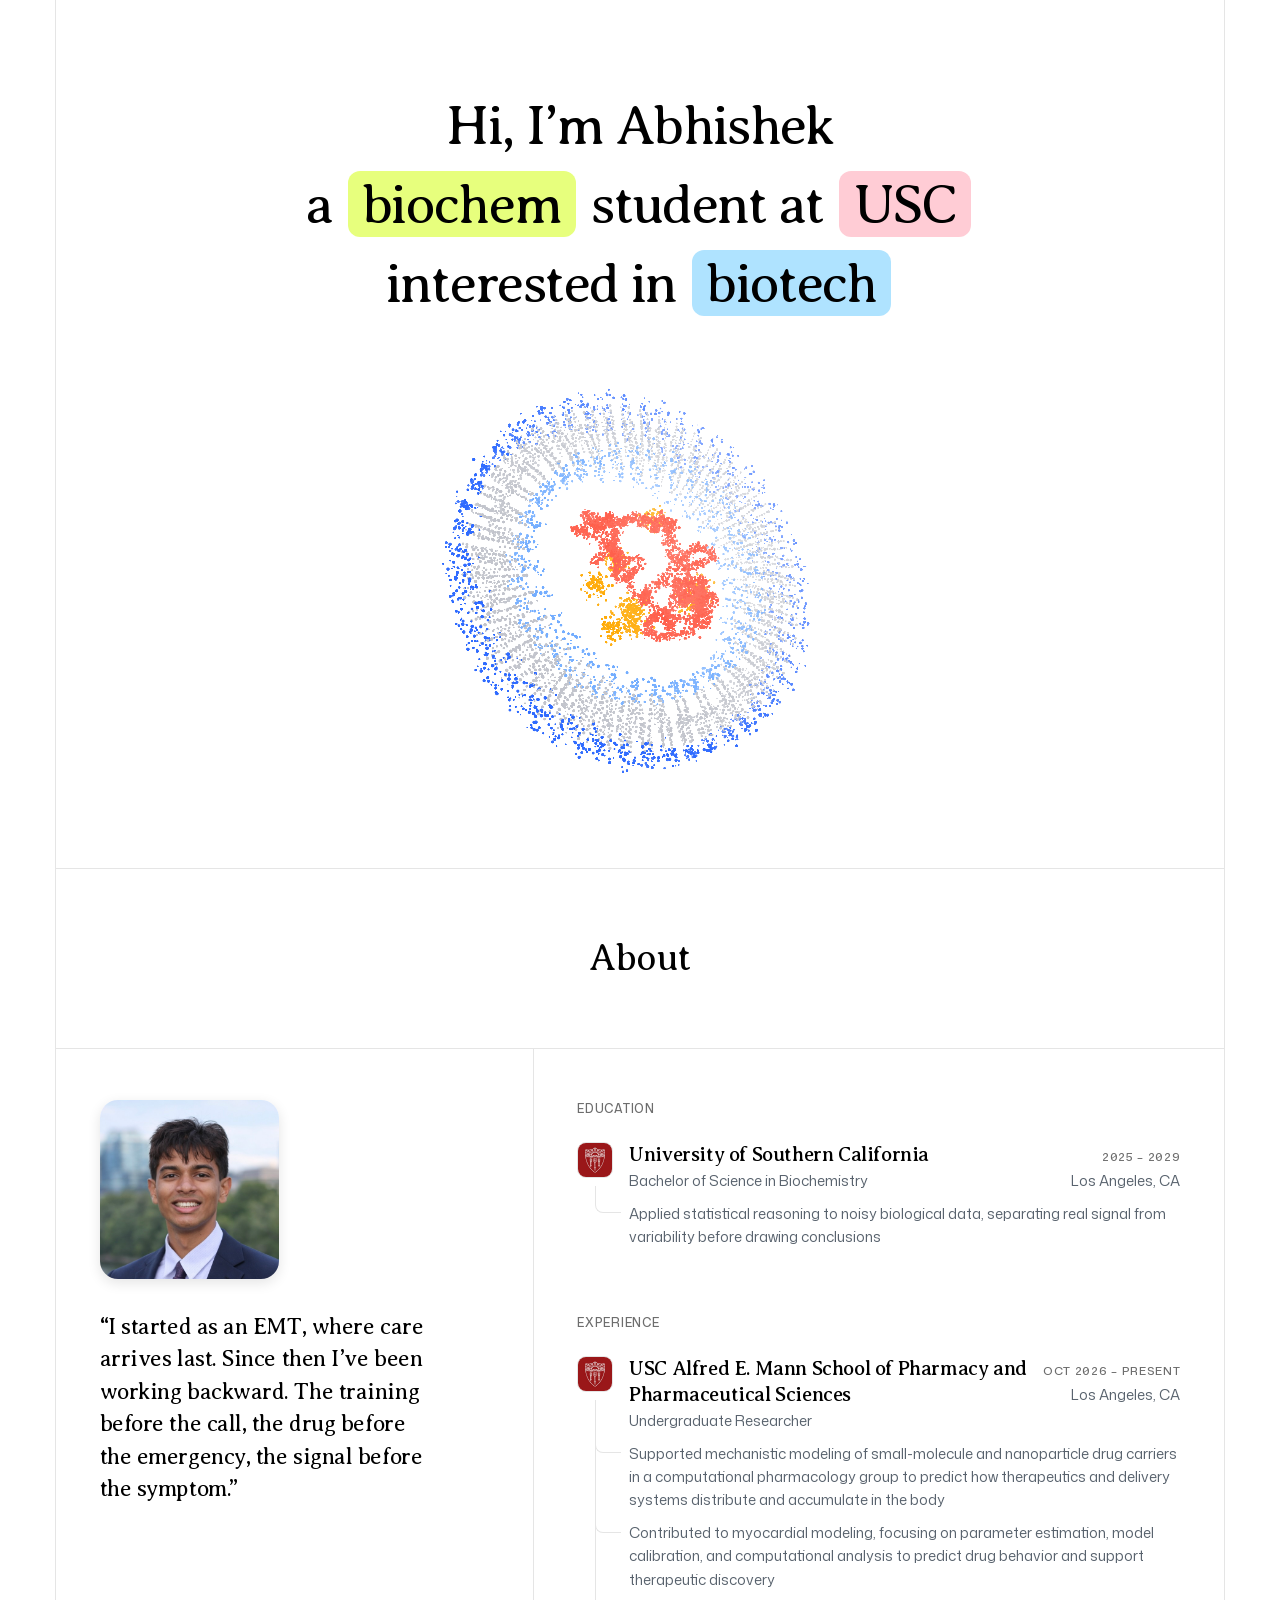
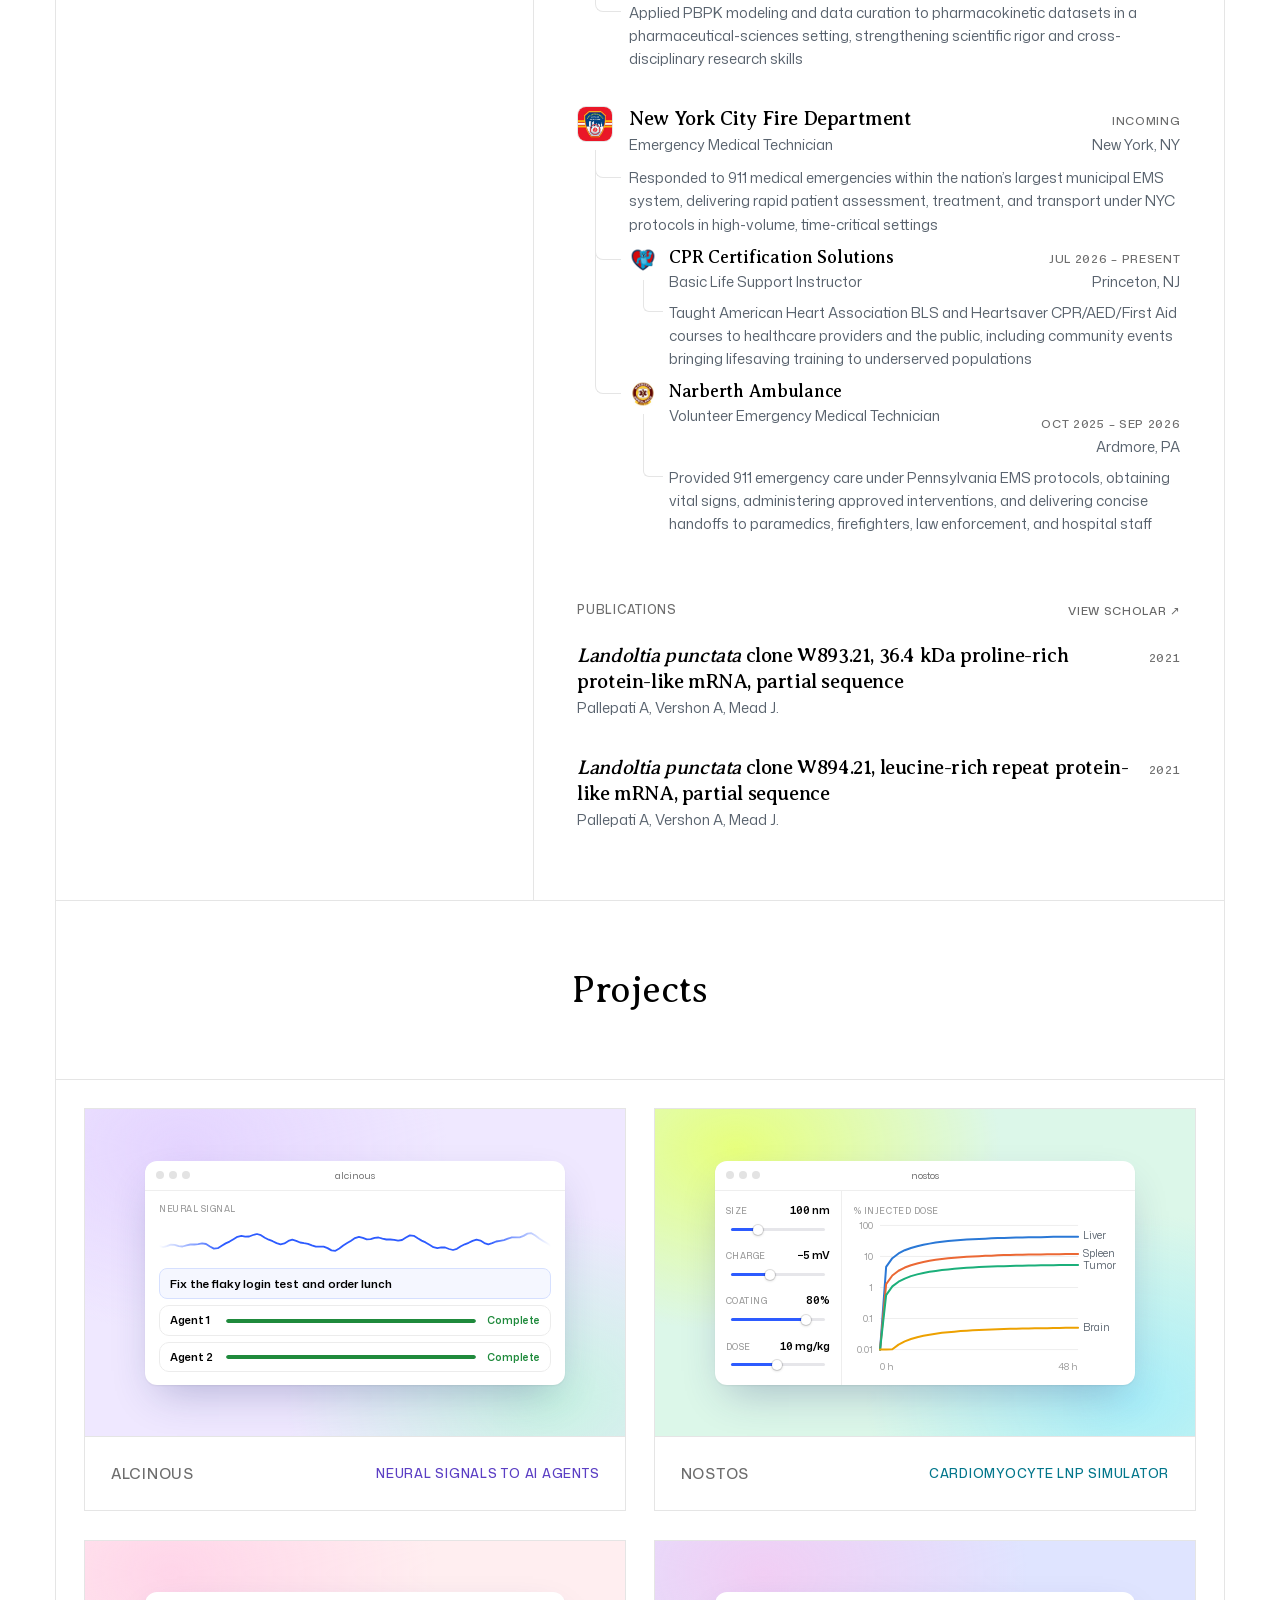
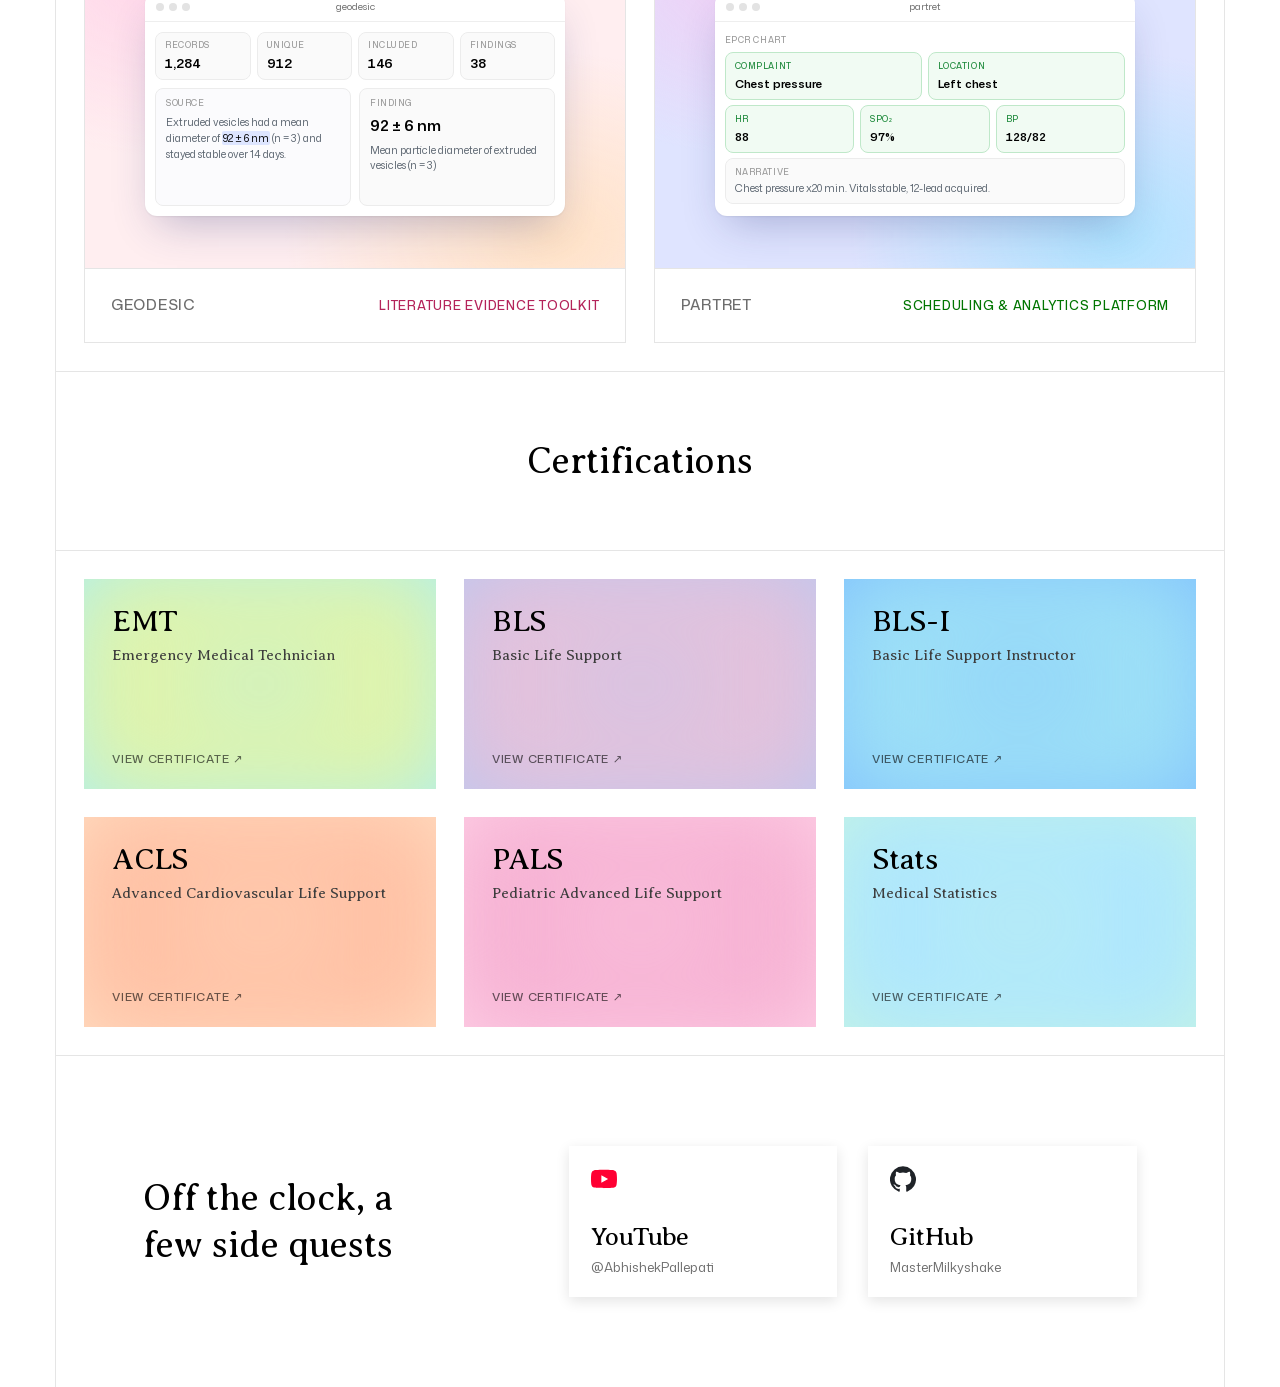
<file: index.html>
<!doctype html>
<html lang="en">

<head>
    <meta charset="UTF-8" />
    <meta name="viewport" content="width=device-width, initial-scale=1.0, viewport-fit=cover" />
    <title>Abhishek Pallepati</title>
    <meta name="description"
        content="I’m a biochemistry student at USC. I started as an EMT, where care arrives last. Since then I’ve been working backward." />
    <meta name="theme-color" content="#ffffff" />
    <meta property="og:title" content="Abhishek Pallepati" />
    <meta property="og:description"
        content="I’m a biochemistry student at USC. I started as an EMT, where care arrives last. Since then I’ve been working backward." />
    <meta property="og:image" content="https://apallepati.com/static/profile.jpeg" />
    <meta property="og:url" content="https://apallepati.com/" />
    <meta property="og:site_name" content="Abhishek Pallepati" />
    <meta property="og:type" content="website" />
    <meta name="twitter:card" content="summary_large_image" />
    <meta name="twitter:title" content="Abhishek Pallepati" />
    <meta name="twitter:description"
        content="I’m a biochemistry student at USC. I started as an EMT, where care arrives last. Since then I’ve been working backward." />
    <meta name="twitter:image" content="https://apallepati.com/static/profile.jpeg" />
    <link rel="canonical" href="https://apallepati.com/" />
    <link rel="icon" type="image/svg+xml" sizes="any" href="/static/icon.svg" />
    <link rel="icon" type="image/png" sizes="96x96" href="/static/icon.png" />
    <link rel="preload" href="/static/fonts/averia-serif-libre-300.woff2" as="font" type="font/woff2" crossorigin />
    <link rel="stylesheet" href="/static/site.css?v=2026-11-10" />
    <link rel="modulepreload" href="/static/js/dots.js" />
    <link rel="modulepreload" href="/static/js/shapes.js" />
    <script type="module" src="/static/js/main.js"></script>

    <script type="application/ld+json">
    {
        "@context": "https://schema.org",
        "@type": "Person",
        "name": "Abhishek Pallepati",
        "url": "https://apallepati.com/",
        "image": "https://apallepati.com/static/profile.jpeg",
        "email": "mailto:pallepat@usc.edu",
        "description": "I’m a biochemistry student at USC. I started as an EMT, where care arrives last. Since then I’ve been working backward.",
        "alumniOf": {
            "@type": "CollegeOrUniversity",
            "name": "University of Southern California",
            "url": "https://www.usc.edu"
        },
        "knowsAbout": ["Biochemistry", "Emergency Medical Services", "Genomics", "Python"],
        "sameAs": [
            "https://github.com/MasterMilkyshake",
            "https://www.linkedin.com/in/abhishekpallepati/",
            "https://www.youtube.com/@AbhishekPallepati"
        ]
    }
    </script>
</head>

<body>
    <main>
        <section class="band band--rule hero">
            <div class="col hero-inner">
                <h1 class="headline">
                    <span class="line">Hi, I&rsquo;m Abhishek</span>
                    <span class="line">a <mark class="chip chip--lime">biochem</mark> student at <mark class="chip chip--rose">USC</mark></span>
                    <span class="line">interested in <mark class="chip chip--sky">biotech</mark></span>
                </h1>

                <div class="stage">
                    <canvas class="stage-canvas" data-hero-dots aria-hidden="true"></canvas>
                </div>
            </div>
        </section>

        <section class="band band--rule" id="about">
            <div class="col heading">
                <h2>About</h2>
            </div>
        </section>

        <section class="band band--rule">
            <div class="col">
                <div class="grid--about">
                    <div class="about-intro">
                        <a class="about-photo-link" href="https://www.linkedin.com/in/abhishekpallepati/" target="_blank"
                            rel="noopener noreferrer" aria-label="Abhishek Pallepati on LinkedIn">
                            <img class="about-photo" src="/static/profile.jpeg" alt="Portrait of Abhishek Pallepati"
                                width="582" height="582" loading="lazy" decoding="async" />
                        </a>
                        <p class="about-bio">“I started as an EMT, where care arrives last. Since then I&rsquo;ve been working backward. The training before the call, the drug before the emergency, the signal before the symptom.”</p>
                    </div>

                    <div class="about-detail">
                        <div class="block">
                            <h3 class="label">Education</h3>
                            <ol>
                                <li class="entry">
                                    <a class="entry-logo-link" href="https://www.usc.edu" target="_blank" rel="noopener noreferrer" tabindex="-1" aria-hidden="true"><img class="entry-logo" src="/static/logos/usc.png" alt="" width="36" height="36" loading="lazy" decoding="async" /></a>
                                    <div>
                                        <div class="entry-top">
                                            <div>
                                                <h4><a href="https://www.usc.edu" target="_blank" rel="noopener noreferrer">University of Southern California</a></h4>
                                                <p class="entry-sub">Bachelor of Science in Biochemistry</p>
                                            </div>
                                            <p class="entry-meta"><span class="entry-date">2025 – 2029</span><span class="entry-loc">Los Angeles, CA</span></p>
                                        </div>
                                        <ul class="entry-notes">
                                            <li>Applied statistical reasoning to noisy biological data, separating real signal from variability before drawing conclusions</li>
                                        </ul>
                                    </div>
                                </li>
                            </ol>
                        </div>

                        <div class="block">
                            <h3 class="label">Experience</h3>
                            <ol>
                                <li class="entry">
                                    <a class="entry-logo-link" href="https://mann.usc.edu/" target="_blank" rel="noopener noreferrer" tabindex="-1" aria-hidden="true"><img class="entry-logo" src="/static/logos/usc.png" alt="" width="36" height="36" loading="lazy" decoding="async" /></a>
                                    <div>
                                        <div class="entry-top">
                                            <div>
                                                <h4><a href="https://mann.usc.edu/" target="_blank" rel="noopener noreferrer">USC Alfred E. Mann School of Pharmacy and Pharmaceutical Sciences</a></h4>
                                                <p class="entry-sub">Undergraduate Researcher</p>
                                            </div>
                                            <p class="entry-meta"><span class="entry-date">Oct 2026 – Present</span><span class="entry-loc">Los Angeles, CA</span></p>
                                        </div>
                                        <ul class="entry-notes">
                                            <li>Supported mechanistic modeling of small-molecule and nanoparticle drug carriers in a computational pharmacology group to predict how therapeutics and delivery systems distribute and accumulate in the body</li>
                                            <li>Contributed to myocardial modeling, focusing on parameter estimation, model calibration, and computational analysis to predict drug behavior and support therapeutic discovery</li>
                                            <li>Applied PBPK modeling and data curation to pharmacokinetic datasets in a pharmaceutical-sciences setting, strengthening scientific rigor and cross-disciplinary research skills</li>
                                        </ul>
                                    </div>
                                </li>
                                <li class="entry">
                                    <a class="entry-logo-link" href="https://www.nyc.gov/site/fdny/index.page" target="_blank" rel="noopener noreferrer" tabindex="-1" aria-hidden="true"><img class="entry-logo" src="/static/logos/fdny.png" alt="" width="36" height="36" loading="lazy" decoding="async" /></a>
                                    <div>
                                        <div class="entry-top">
                                            <div>
                                                <h4><a href="https://www.nyc.gov/site/fdny/index.page" target="_blank" rel="noopener noreferrer">New York City Fire Department</a></h4>
                                                <p class="entry-sub">Emergency Medical Technician</p>
                                            </div>
                                            <p class="entry-meta"><span class="entry-date">Incoming</span><span class="entry-loc">New York, NY</span></p>
                                        </div>
                                        <ul class="entry-notes">
                                            <li>Responded to 911 medical emergencies within the nation&rsquo;s largest municipal EMS system, delivering rapid patient assessment, treatment, and transport under NYC protocols in high-volume, time-critical settings</li>
                                            <li class="note-org">
                                                <span class="note-org-rail" aria-hidden="true"><a href="https://www.everyoneshould.com/" target="_blank" rel="noopener noreferrer" tabindex="-1"><img class="note-org-logo" src="/static/logos/cpr.png" alt="" width="28" height="28" loading="lazy" decoding="async" /></a></span>
                                                <div class="entry-top">
                                                    <div>
                                                        <h5><a href="https://www.everyoneshould.com/" target="_blank" rel="noopener noreferrer">CPR Certification Solutions</a></h5>
                                                        <p class="entry-sub">Basic Life Support Instructor</p>
                                                    </div>
                                                    <p class="entry-meta"><span class="entry-date">Jul 2026 – Present</span><span class="entry-loc">Princeton, NJ</span></p>
                                                </div>
                                                <ul class="entry-subnotes">
                                                    <li>Taught American Heart Association BLS and Heartsaver CPR/AED/First Aid courses to healthcare providers and the public, including community events bringing lifesaving training to underserved populations</li>
                                                </ul>
                                            </li>
                                            <li class="note-org">
                                                <span class="note-org-rail" aria-hidden="true"><a href="https://narberthambulance.org/" target="_blank" rel="noopener noreferrer" tabindex="-1"><img class="note-org-logo" src="/static/logos/narberth.png" alt="" width="28" height="28" loading="lazy" decoding="async" /></a></span>
                                                <div class="entry-top">
                                                    <div>
                                                        <h5><a href="https://narberthambulance.org/" target="_blank" rel="noopener noreferrer">Narberth Ambulance</a></h5>
                                                        <p class="entry-sub">Volunteer <span class="role-full">Emergency Medical Technician</span><span class="role-short">EMT</span></p>
                                                    </div>
                                                    <p class="entry-meta"><span class="entry-date">Oct 2025 – Sep 2026</span><span class="entry-loc">Ardmore, PA</span></p>
                                                </div>
                                                <ul class="entry-subnotes">
                                                    <li>Provided 911 emergency care under Pennsylvania EMS protocols, obtaining vital signs, administering approved interventions, and delivering concise handoffs to paramedics, firefighters, law enforcement, and hospital staff</li>
                                                </ul>
                                            </li>
                                        </ul>
                                    </div>
                                </li>
                            </ol>
                        </div>

                        <div class="block">
                            <div class="block-head">
                                <h3 class="label">Publications</h3>
                                <a class="scholar-link" href="https://scholar.google.com/scholar?q=%22Abhishek+Pallepati%22" target="_blank" rel="noopener noreferrer">View Scholar <span aria-hidden="true">↗</span></a>
                            </div>
                            <ol>
                                <li class="entry entry--plain">
                                    <div class="entry-top">
                                        <div>
                                            <h4><a href="https://www.ncbi.nlm.nih.gov/nuccore/JZ985529.1" target="_blank" rel="noopener noreferrer"><i>Landoltia punctata</i> clone W893.21, 36.4 kDa proline-rich protein-like mRNA, partial sequence</a></h4>
                                            <p class="entry-sub">Pallepati A, Vershon A, Mead J.</p>
                                        </div>
                                        <p class="entry-meta"><span class="entry-date">2021</span></p>
                                    </div>
                                </li>
                                <li class="entry entry--plain">
                                    <div class="entry-top">
                                        <div>
                                            <h4><a href="https://www.ncbi.nlm.nih.gov/nuccore/JZ985530.1" target="_blank" rel="noopener noreferrer"><i>Landoltia punctata</i> clone W894.21, leucine-rich repeat protein-like mRNA, partial sequence</a></h4>
                                            <p class="entry-sub">Pallepati A, Vershon A, Mead J.</p>
                                        </div>
                                        <p class="entry-meta"><span class="entry-date">2021</span></p>
                                    </div>
                                </li>
                            </ol>
                        </div>
                    </div>
                </div>
            </div>
        </section>

        <section class="band band--rule" id="projects">
            <div class="col heading">
                <h2>Projects</h2>
            </div>
        </section>

        <section class="band band--rule">
            <div class="col">
                <div class="grid--work">
                    <a class="card" href="https://github.com/MasterMilkyshake/alcinous" target="_blank" rel="noopener noreferrer">
                        <div class="media media--alcinous">
                            <div class="window neuro" data-neuro-demo aria-hidden="true">
                                <div class="window-bar">
                                    <span class="window-dots"><i></i><i></i><i></i></span>
                                    <span class="window-url">alcinous</span>
                                </div>
                                <div class="neuro-body">
                                    <span class="epcr-k">Neural signal</span>
                                    <svg class="neuro-wave" viewBox="0 0 200 40" preserveAspectRatio="none">
                                        <g class="neuro-scroll"><path data-neuro-wave /></g>
                                    </svg>
                                    <p class="neuro-intent"><span data-neuro-text data-text="Fix the flaky login test and order lunch">Fix the flaky login test and order lunch</span><span class="caret"></span></p>
                                    <div class="neuro-agents">
                                        <div class="neuro-agent" data-neuro-agent data-state="done">
                                            <span class="neuro-name">Agent 1</span>
                                            <span class="neuro-bar"><i></i></span>
                                            <span class="neuro-status" data-neuro-status>Complete</span>
                                        </div>
                                        <div class="neuro-agent" data-neuro-agent data-state="done" style="--dur: 3s">
                                            <span class="neuro-name">Agent 2</span>
                                            <span class="neuro-bar"><i></i></span>
                                            <span class="neuro-status" data-neuro-status>Complete</span>
                                        </div>
                                    </div>
                                </div>
                            </div>
                        </div>
                        <div class="caption">
                            <h3>Alcinous</h3>
                            <p><span class="tag tag--violet">Neural Signals to AI Agents</span></p>
                        </div>
                    </a>
                    <a class="card" href="https://github.com/MasterMilkyshake/nostos" target="_blank" rel="noopener noreferrer">
                        <div class="media media--nostos">
                            <div class="window pk" data-pk-demo aria-hidden="true">
                                <div class="window-bar">
                                    <span class="window-dots"><i></i><i></i><i></i></span>
                                    <span class="window-url">nostos</span>
                                </div>
                                <div class="pk-body">
                                    <div class="pk-controls">
                                        <div class="pk-ctl">
                                            <span class="epcr-k">Size</span>
                                            <span class="pk-val" data-pk-size-v>100 nm</span>
                                            <span class="pk-track"><i data-pk-size></i></span>
                                        </div>
                                        <div class="pk-ctl">
                                            <span class="epcr-k">Charge</span>
                                            <span class="pk-val" data-pk-charge-v>&minus;5 mV</span>
                                            <span class="pk-track"><i data-pk-charge></i></span>
                                        </div>
                                        <div class="pk-ctl">
                                            <span class="epcr-k">Coating</span>
                                            <span class="pk-val" data-pk-peg-v>80%</span>
                                            <span class="pk-track"><i data-pk-peg></i></span>
                                        </div>
                                        <div class="pk-ctl">
                                            <span class="epcr-k">Dose</span>
                                            <span class="pk-val" data-pk-dose-v>10 mg/kg</span>
                                            <span class="pk-track"><i data-pk-dose></i></span>
                                        </div>
                                    </div>
                                    <div class="pk-chart">
                                        <span class="epcr-k">% injected dose</span>
                                        <svg class="pk-plot" viewBox="0 0 200 112">
                                            <g class="pk-grid">
                                                <line x1="19.25" x2="166" y1="4" y2="4" /><line x1="19.25" x2="166" y1="27" y2="27" /><line x1="19.25" x2="166" y1="50" y2="50" /><line x1="19.25" x2="166" y1="73" y2="73" /><line x1="19.25" x2="166" y1="96" y2="96" />
                                            </g>
                                            <g class="pk-axis">
                                                <text x="14" y="6.5">100</text><text x="14" y="29.5">10</text><text x="14" y="52.5">1</text><text x="14" y="75.5">0.1</text><text x="14" y="98.5">0.01</text>
                                                <text x="19.25" y="111" class="pk-t0">0 h</text><text x="166" y="111">48 h</text>
                                            </g>
                                            <path class="pk-line" data-organ="liver" />
                                            <path class="pk-line" data-organ="spleen" />
                                            <path class="pk-line" data-organ="tumor" />
                                            <path class="pk-line" data-organ="brain" />
                                            <g class="pk-labels">
                                                <text data-label="liver">Liver</text><text data-label="spleen">Spleen</text><text data-label="tumor">Tumor</text><text data-label="brain">Brain</text>
                                            </g>
                                        </svg>
                                    </div>
                                </div>
                            </div>
                        </div>
                        <div class="caption">
                            <h3>Nostos</h3>
                            <p><span class="tag tag--teal">Cardiomyocyte LNP Simulator</span></p>
                        </div>
                    </a>
                    <a class="card" href="https://github.com/MasterMilkyshake/geodesic" target="_blank" rel="noopener noreferrer">
                        <div class="media media--geodesic">
                            <div class="window geo" data-geo-demo aria-hidden="true">
                                <div class="window-bar">
                                    <span class="window-dots"><i></i><i></i><i></i></span>
                                    <span class="window-url">geodesic</span>
                                </div>
                                <div class="geo-body">
                                    <div class="geo-pipe">
                                        <div class="geo-stage" data-geo-stage data-n="1284"><span class="epcr-k">Records</span><span class="geo-n">1,284</span></div>
                                        <div class="geo-stage" data-geo-stage data-n="912"><span class="epcr-k">Unique</span><span class="geo-n">912</span></div>
                                        <div class="geo-stage" data-geo-stage data-n="146"><span class="epcr-k">Included</span><span class="geo-n">146</span></div>
                                        <div class="geo-stage" data-geo-stage data-n="38"><span class="epcr-k">Findings</span><span class="geo-n">38</span></div>
                                    </div>
                                    <div class="geo-split">
                                        <div class="geo-source">
                                            <span class="epcr-k">Source</span>
                                            <p class="geo-text">Extruded vesicles had a mean diameter of <mark data-geo-mark>92 &plusmn; 6 nm</mark> (n = 3) and stayed stable over 14 days.</p>
                                        </div>
                                        <div class="geo-finding" data-geo-finding>
                                            <span class="epcr-k">Finding</span>
                                            <span class="geo-value"><span data-geo-value data-text="92 &plusmn; 6 nm">92 &plusmn; 6 nm</span><span class="caret"></span></span>
                                            <span class="geo-desc">Mean particle diameter of extruded vesicles (n = 3)</span>
                                        </div>
                                    </div>
                                </div>
                            </div>
                        </div>
                        <div class="caption">
                            <h3>Geodesic</h3>
                            <p><span class="tag tag--rose">Literature Evidence Toolkit</span></p>
                        </div>
                    </a>
                    <a class="card" href="https://partret.com" target="_blank" rel="noopener noreferrer">
                        <div class="media media--partret">
                            <div class="window epcr" data-epcr-demo aria-hidden="true">
                                <div class="window-bar">
                                    <span class="window-dots"><i></i><i></i><i></i></span>
                                    <span class="window-url">partret</span>
                                </div>
                                <div class="epcr-body">
                                    <span class="epcr-k">ePCR Chart</span>
                                    <div class="epcr-fields">
                                        <div class="epcr-field warn" data-epcr-field>
                                            <span class="epcr-k">Complaint</span>
                                            <span class="epcr-v"><span data-epcr-type data-text="Chest pressure" data-wrong="Chest pain">Chest pain</span><span class="caret"></span></span>
                                        </div>
                                        <div class="epcr-field ok">
                                            <span class="epcr-k">Location</span>
                                            <span class="epcr-v">Left chest</span>
                                        </div>
                                    </div>
                                    <div class="epcr-vitals">
                                        <div class="epcr-field ok"><span class="epcr-k">HR</span><span class="epcr-v">88</span></div>
                                        <div class="epcr-field warn" data-epcr-spo2><span class="epcr-k">SpO&#8322;</span><span class="epcr-v"><span data-epcr-spo2-v data-text="97%" data-wrong="91%">91%</span><span class="caret"></span></span></div>
                                        <div class="epcr-field ok"><span class="epcr-k">BP</span><span class="epcr-v">128/82</span></div>
                                    </div>
                                    <div class="epcr-field">
                                        <span class="epcr-k">Narrative</span>
                                        <span class="epcr-narr" data-epcr-narr data-text="Chest pressure x20 min. Vitals stable, 12-lead acquired.">Chest pressure x20 min. Vitals stable, 12-lead acquired.</span>
                                    </div>
                                </div>
                            </div>
                        </div>
                        <div class="caption">
                            <h3>Partret</h3>
                            <p><span class="tag tag--green">Scheduling &amp; Analytics Platform</span></p>
                        </div>
                    </a>
                </div>
            </div>
        </section>

        <section class="band band--rule">
            <div class="col heading">
                <h2>Certifications</h2>
            </div>
        </section>

        <section class="band band--rule">
            <div class="col">
                <div class="grid--certs">
                    <a class="cert cert--aqua" href="/static/emt.pdf" target="_blank" rel="noopener noreferrer">
                        <span class="cert-abbr">EMT</span>
                        <span class="cert-name">Emergency Medical Technician</span>
                        <span class="cert-link">View certificate <span aria-hidden="true">↗</span></span>
                    </a>
                    <a class="cert cert--lilac" href="/static/bls.pdf" target="_blank" rel="noopener noreferrer">
                        <span class="cert-abbr">BLS</span>
                        <span class="cert-name">Basic Life Support</span>
                        <span class="cert-link">View certificate <span aria-hidden="true">↗</span></span>
                    </a>
                    <a class="cert cert--sky" href="/static/bls-i.pdf" target="_blank" rel="noopener noreferrer">
                        <span class="cert-abbr">BLS-I</span>
                        <span class="cert-name">Basic Life Support Instructor</span>
                        <span class="cert-link">View certificate <span aria-hidden="true">↗</span></span>
                    </a>
                    <a class="cert cert--peach" href="/static/acls.pdf" target="_blank" rel="noopener noreferrer">
                        <span class="cert-abbr">ACLS</span>
                        <span class="cert-name">Advanced Cardiovascular Life Support</span>
                        <span class="cert-link">View certificate <span aria-hidden="true">↗</span></span>
                    </a>
                    <a class="cert cert--pink" href="/static/pals.pdf" target="_blank" rel="noopener noreferrer">
                        <span class="cert-abbr">PALS</span>
                        <span class="cert-name">Pediatric Advanced Life Support</span>
                        <span class="cert-link">View certificate <span aria-hidden="true">↗</span></span>
                    </a>
                    <a class="cert cert--mint" href="/static/medstats.pdf" target="_blank" rel="noopener noreferrer">
                        <span class="cert-abbr">Stats</span>
                        <span class="cert-name">Medical Statistics</span>
                        <span class="cert-link">View certificate <span aria-hidden="true">↗</span></span>
                    </a>
                </div>
            </div>
        </section>

        <section class="band">
            <div class="col quests">
                <h2>Off the clock, a few side&nbsp;quests</h2>
                <div class="quest-cards">
                    <a class="quest" href="https://www.youtube.com/@AbhishekPallepati" target="_blank" rel="noopener noreferrer">
                        <svg class="quest-ico quest-ico--yt" viewBox="0 0 24 24" aria-hidden="true"><path fill="currentColor" d="M23.5 6.2a3 3 0 0 0-2.12-2.14C19.5 3.55 12 3.55 12 3.55s-7.5 0-9.38.51A3 3 0 0 0 .5 6.2C0 8.07 0 12 0 12s0 3.93.5 5.8a3 3 0 0 0 2.12 2.14c1.88.51 9.38.51 9.38.51s7.5 0 9.38-.51a3 3 0 0 0 2.12-2.13c.5-1.88.5-5.81.5-5.81s0-3.93-.5-5.8ZM9.55 15.57V8.43L15.82 12l-6.27 3.57Z" /></svg>
                        <span class="quest-name">YouTube</span>
                        <span class="quest-handle">@AbhishekPallepati</span>
                    </a>
                    <a class="quest" href="https://github.com/MasterMilkyshake" target="_blank" rel="noopener noreferrer">
                        <svg class="quest-ico" viewBox="0 0 24 24" aria-hidden="true"><path fill="currentColor" d="M12 .3a12 12 0 0 0-3.8 23.4c.6.1.83-.26.83-.58l-.02-2.04c-3.33.73-4.03-1.6-4.03-1.6-.55-1.39-1.34-1.76-1.34-1.76-1.08-.74.09-.73.09-.73 1.2.09 1.83 1.24 1.83 1.24 1.08 1.83 2.81 1.3 3.5 1 .1-.78.42-1.31.76-1.61-2.67-.3-5.47-1.34-5.47-5.93 0-1.31.47-2.38 1.24-3.22-.13-.3-.54-1.52.11-3.18 0 0 1-.32 3.3 1.23a11.5 11.5 0 0 1 6 0c2.28-1.55 3.29-1.23 3.29-1.23.65 1.66.24 2.88.12 3.18.77.84 1.23 1.91 1.23 3.22 0 4.61-2.8 5.62-5.48 5.92.43.37.81 1.1.81 2.22l-.01 3.29c0 .31.21.69.82.57A12 12 0 0 0 12 .3Z" /></svg>
                        <span class="quest-name">GitHub</span>
                        <span class="quest-handle">MasterMilkyshake</span>
                    </a>
                </div>
            </div>
        </section>
    </main>
</body>

</html>
</file>
<file: static/site.css>
@font-face {
    font-family: "Averia Serif Libre";
    font-style: normal;
    font-weight: 300;
    font-display: swap;
    src: url("/static/fonts/averia-serif-libre-300.woff2") format("woff2");
    unicode-range: U+0000-00FF, U+0131, U+0152-0153, U+02BB-02BC, U+02C6, U+02DA, U+02DC, U+0304, U+0308, U+0329, U+2000-206F, U+20AC, U+2122, U+2191, U+2193, U+2212, U+2215, U+FEFF, U+FFFD;
}

@font-face {
    font-family: "Averia Serif Libre";
    font-style: normal;
    font-weight: 400;
    font-display: swap;
    src: url("/static/fonts/averia-serif-libre-400.woff2") format("woff2");
    unicode-range: U+0000-00FF, U+0131, U+0152-0153, U+02BB-02BC, U+02C6, U+02DA, U+02DC, U+0304, U+0308, U+0329, U+2000-206F, U+20AC, U+2122, U+2191, U+2193, U+2212, U+2215, U+FEFF, U+FFFD;
}

@font-face {
    font-family: "Mona Sans";
    font-style: normal;
    font-weight: 400 600;
    font-stretch: 100%;
    font-display: swap;
    src: url("/static/fonts/mona-sans.woff2") format("woff2");
    unicode-range: U+0000-00FF, U+0131, U+0152-0153, U+02BB-02BC, U+02C6, U+02DA, U+02DC, U+0304, U+0308, U+0329, U+2000-206F, U+20AC, U+2122, U+2191, U+2193, U+2212, U+2215, U+FEFF, U+FFFD;
}

:root {
    --rule: #e5e5e5;
    --ink: #1f2328;
    --black: #000;
    --muted: #59636e;
    --caption: #6d6d6d;
    --hover: #f8f8f8;
    --dot-blue: #2d5bff;
    --serif: "Averia Serif Libre", ui-serif, Georgia, serif;
    --sans: "Mona Sans", ui-sans-serif, system-ui, -apple-system, "Segoe UI", sans-serif;
    --inset: clamp(12px, 4.3vw, 72px);
    --col: min(100% - 2 * var(--inset), 1600px);
    --ease: cubic-bezier(0.2, 0.8, 0.2, 1);
}

*,
*::before,
*::after {
    box-sizing: border-box;
}

html {
    scroll-behavior: smooth;
    -webkit-font-smoothing: antialiased;
    -moz-osx-font-smoothing: grayscale;
    -webkit-text-size-adjust: 100%;
    text-size-adjust: 100%;
}

body {
    margin: 0;
    background: #fff;
    color: var(--ink);
    font-family: var(--sans);
    font-size: 16px;
    line-height: 1.5;
    overflow-x: clip;
}

h1,
h2,
h3,
h4,
h5,
p,
ol,
ul {
    margin: 0;
    font-weight: inherit;
}

ol,
ul {
    padding: 0;
    list-style: none;
}

a {
    color: inherit;
    text-decoration: none;
}

img,
svg,
canvas {
    display: block;
    max-width: 100%;
}

:focus-visible {
    outline: 2px solid var(--dot-blue);
    outline-offset: 3px;
}

.band {
    position: relative;
}

.band--rule > .col {
    border-bottom: 1px solid var(--rule);
}

.col {
    position: relative;
    width: var(--col);
    margin-inline: auto;
    border-inline: 1px solid var(--rule);
}

.hero-inner {
    padding: clamp(56px, 7vw, 110px) 16px clamp(40px, 5vw, 72px);
    overflow: hidden;
    text-align: center;
}

.headline {
    position: relative;
    display: grid;
    justify-items: center;
    gap: 0.14em;
    font-family: var(--serif);
    font-size: clamp(30px, 4.3vw, 62px);
    font-weight: 300;
    line-height: 1.3;
    letter-spacing: -0.03em;
    color: var(--black);
}

.line {
    white-space: nowrap;
}

.chip {
    padding: 0.058em 0.26em 0.042em;
    margin: 0 0.06em;
    border-radius: 0.22em;
    color: inherit;
}

.chip--lime {
    background: #e7ff7d;
}

.chip--rose {
    background: #ffccd5;
}

.chip--sky {
    background: #afe3ff;
}

.stage {
    position: relative;
    max-width: 1120px;
    height: clamp(300px, 36vw, 500px);
    margin: 24px auto 0;
}

.stage-canvas {
    width: 100%;
    height: 100%;
}

.heading {
    display: grid;
    place-items: center;
    height: clamp(150px, 14vw, 230px);
}

.heading h2,
.quests h2 {
    font-family: var(--serif);
    font-size: clamp(32px, 2.9vw, 42px);
    font-weight: 300;
    line-height: 1.25;
    color: var(--black);
}

.grid--about {
    display: grid;
    grid-template-columns: minmax(0, 1fr) minmax(0, 1.45fr);
}

.about-intro {
    position: sticky;
    top: 0;
    align-self: start;
    display: grid;
    gap: 32px;
    padding: clamp(32px, 4vw, 64px) clamp(20px, 3.4vw, 56px);
}

.about-photo-link {
    justify-self: start;
}

.about-photo {
    width: clamp(150px, 14vw, 210px);
    height: auto;
    aspect-ratio: 1;
    object-fit: cover;
    border-radius: 18px;
    box-shadow: 0 4px 13px rgba(0, 0, 0, 0.11);
    transition: transform 0.4s var(--ease), box-shadow 0.4s var(--ease);
}

.about-photo-link:hover .about-photo {
    transform: translateY(-4px) rotate(-1deg);
    box-shadow: 0 12px 24px rgba(0, 0, 0, 0.12);
}

.about-bio {
    font-family: var(--serif);
    font-size: clamp(21px, 1.75vw, 26px);
    font-weight: 300;
    line-height: 1.45;
    letter-spacing: -0.02em;
    color: var(--black);
    text-wrap: pretty;
    max-width: 21em;
}

.about-lede {
    display: block;
}

.about-detail {
    display: grid;
    gap: 48px;
    padding: clamp(32px, 4vw, 64px) clamp(20px, 3.4vw, 56px);
    border-left: 1px solid var(--rule);
}

.label {
    margin-bottom: 6px;
    font-size: 12px;
    font-weight: 500;
    letter-spacing: 0.06em;
    text-transform: uppercase;
    color: var(--caption);
}

.block-head {
    display: flex;
    align-items: center;
    justify-content: space-between;
    gap: 16px;
    margin-bottom: 6px;
}

.block-head .label {
    margin-bottom: 0;
}

.scholar-link {
    font-size: 11.5px;
    font-weight: 500;
    letter-spacing: 0.06em;
    text-transform: uppercase;
    white-space: nowrap;
    color: rgba(0, 0, 0, 0.6);
    text-decoration: underline;
    text-decoration-color: transparent;
    text-underline-offset: 3px;
    transition: text-decoration-color 0.2s ease;
}

.scholar-link:hover {
    text-decoration-color: currentColor;
}

.entry {
    --logo: 36px;
    --col-gap: 16px;
    --note-gap: 10px;
    display: grid;
    grid-template-columns: var(--logo) minmax(0, 1fr);
    gap: var(--note-gap) var(--col-gap);
    padding: 18px 0;
}

.entry > div:not([class]) {
    display: contents;
}

.entry:has(.entry-notes)::before {
    content: "";
    grid-row: 1;
    grid-column: 1;
    justify-self: start;
    width: 1px;
    margin: calc(var(--logo) + 8px) 0 0 calc(var(--logo) / 2);
    background: var(--rule);
}

.entry--plain {
    grid-template-columns: minmax(0, 1fr);
}

.entry-logo-link {
    grid-row: 1;
    grid-column: 1;
    align-self: start;
}

.entry-logo {
    width: 36px;
    height: 36px;
    border-radius: 9px;
    border: 1px solid var(--rule);
}

.entry-top {
    display: flex;
    justify-content: space-between;
    align-items: baseline;
    gap: 16px;
}

.entry :is(h4, h5) {
    font-family: var(--serif);
    font-size: 20px;
    font-weight: 400;
    line-height: 1.3;
    letter-spacing: -0.02em;
    color: var(--black);
}

.entry :is(h4, h5) a {
    text-decoration: underline;
    text-decoration-color: transparent;
    text-underline-offset: 3px;
    transition: text-decoration-color 0.2s ease;
}

.entry :is(h4, h5) a:hover {
    text-decoration-color: currentColor;
}

.entry-sub,
.entry-loc {
    margin-top: 2px;
    font-size: 14.5px;
    color: var(--muted);
}

.entry-meta {
    display: grid;
    justify-items: end;
    flex: none;
    text-align: right;
}

.entry-date {
    font-size: 11.5px;
    font-weight: 500;
    letter-spacing: 0.06em;
    text-transform: uppercase;
    color: var(--caption);
    font-variant-numeric: tabular-nums;
    white-space: nowrap;
}

.entry-loc {
    margin-top: 4.75px;
    white-space: nowrap;
}

.entry-notes {
    grid-column: 2;
    display: grid;
    gap: var(--note-gap);
}

.entry-notes li {
    position: relative;
    font-size: 14.5px;
    line-height: 1.6;
    color: var(--muted);
    text-wrap: pretty;
}

.entry-notes > li {
    --thread: calc(-1 * (var(--col-gap) + var(--logo) / 2));
    --gap: var(--note-gap);
    --bend: 8px;
}

:is(.entry-notes, .entry-subnotes) > li::before {
    content: "";
    position: absolute;
    left: var(--thread);
    top: calc(-1 * var(--gap));
    width: calc(-1 * var(--thread) - var(--bend));
    height: calc(var(--gap) + var(--branch-y, 0.8em));
    border-left: 1px solid var(--rule);
    border-bottom: 1px solid var(--rule);
    border-bottom-left-radius: var(--bend);
}

:is(.entry-notes, .entry-subnotes) > li:not(:last-child)::after {
    content: "";
    position: absolute;
    left: var(--thread);
    top: calc(var(--branch-y, 0.8em) - var(--bend));
    bottom: calc(-1 * var(--gap));
    border-left: 1px solid var(--rule);
}

.note-org {
    --mini: 28px;
    --mini-gap: 12px;
    --sub-gap: 8px;
    --branch-y: calc(var(--mini) / 2);
    --sub-name: 18px;
    display: grid;
    grid-template-columns: var(--mini) minmax(0, 1fr);
    gap: var(--sub-gap) var(--mini-gap);
}

.note-org-rail {
    grid-row: 1;
    grid-column: 1;
    display: flex;
    flex-direction: column;
}

.note-org-rail::after {
    content: "";
    flex: 1;
    width: 1px;
    margin: 6px 0 0 calc(var(--mini) / 2);
    background: var(--rule);
}

.note-org-rail a {
    display: block;
}

.note-org-logo {
    width: var(--mini);
    height: var(--mini);
    border-radius: calc(var(--mini) / 4);
}

.note-org h5 {
    font-size: var(--sub-name);
    letter-spacing: -0.015em;
}

.note-org .entry-sub,
.note-org .entry-meta {
    line-height: 1.5;
}

.note-org .entry-loc {
    margin-top: 4.15px;
}

.entry-top > div:has(.role-short) {
    container: role / inline-size;
    flex-grow: 1;
}

.role-short {
    display: none;
}

@container role (max-width: 19.5em) {
    .role-full {
        display: none;
    }

    .role-short {
        display: inline;
    }
}

.entry-subnotes {
    grid-column: 2;
    display: grid;
    gap: var(--sub-gap);
}

.entry-subnotes > li {
    --thread: calc(-1 * (var(--mini-gap) + var(--mini) / 2));
    --gap: var(--sub-gap);
    --bend: 6px;
    --branch-y: 0.8em;
}

.grid--work {
    display: grid;
    grid-template-columns: repeat(2, minmax(0, 1fr));
    gap: clamp(16px, 2.2vw, 34px);
    padding: clamp(16px, 2.2vw, 34px);
}

.card {
    display: block;
    border: 1px solid var(--rule);
}

.media {
    position: relative;
    display: grid;
    place-items: center;
    aspect-ratio: 1.65;
    overflow: hidden;
}

.media--partret {
    background:
        radial-gradient(ellipse 70% 80% at 20% 10%, #f1cef4, transparent 70%),
        radial-gradient(ellipse 70% 80% at 85% 90%, #afe3ff, transparent 70%),
        #dfe4ff;
}

.media--alcinous {
    background:
        radial-gradient(ellipse 70% 80% at 18% 12%, #e4d4ff, transparent 70%),
        radial-gradient(ellipse 70% 80% at 86% 88%, #c8f3e3, transparent 70%),
        #efe8ff;
}

.media--nostos {
    background:
        radial-gradient(ellipse 70% 80% at 15% 12%, #e7ff7d, transparent 70%),
        radial-gradient(ellipse 70% 80% at 88% 88%, #a8eef9, transparent 70%),
        #dcf7e9;
}

.media--geodesic {
    background:
        radial-gradient(ellipse 70% 80% at 16% 10%, #ffd5e9, transparent 70%),
        radial-gradient(ellipse 70% 80% at 86% 90%, #ffe2c6, transparent 70%),
        #ffeef0;
}

.caption {
    display: flex;
    justify-content: space-between;
    align-items: center;
    gap: 20px;
    min-height: 74px;
    padding: 14px clamp(16px, 2vw, 30px);
    border-top: 1px solid var(--rule);
    background: #fff;
    font-size: 12.5px;
    font-weight: 500;
    letter-spacing: 0.06em;
    text-transform: uppercase;
    color: var(--caption);
    transition: background 0.2s ease;
}

.caption h3 {
    min-width: 0;
    overflow: hidden;
    white-space: nowrap;
    text-overflow: ellipsis;
}

.caption p {
    flex: none;
    color: #414141;
}

.card:hover .caption {
    background: var(--hover);
}

.tag--green { color: #007500; }
.tag--teal { color: #02768b; }
.tag--violet { color: #5b3fc4; }
.tag--rose { color: #b4235a; }

.window {
    display: flex;
    flex-direction: column;
    width: min(80%, 420px);
    height: 224px;
    border-radius: 12px;
    background: #fff;
    box-shadow: 0 1px 2px rgba(0, 0, 0, 0.06), 0 18px 40px -12px rgba(40, 50, 120, 0.3);
    overflow: hidden;
    text-align: left;
    transition: transform 0.45s var(--ease);
}

.card:hover .window {
    transform: translateY(-4px) scale(1.015);
}

.window-bar {
    display: flex;
    flex: none;
    align-items: center;
    height: 30px;
    padding: 0 11px;
    border-bottom: 1px solid #eee;
}

.window-dots {
    display: flex;
    gap: 5px;
}

.window-dots i {
    width: 8px;
    height: 8px;
    border-radius: 50%;
    background: #e3e3e3;
}

.window-url {
    flex: 1;
    margin-right: 34px;
    text-align: center;
    font-size: 10px;
    color: var(--caption);
}

.epcr-body {
    display: grid;
    flex: 1;
    align-content: center;
    min-height: 0;
    gap: 5px;
    padding: 10px;
}

.epcr-fields,
.epcr-vitals {
    display: grid;
    gap: 6px;
}

.epcr-fields {
    grid-template-columns: 1fr 1fr;
}

.epcr-vitals {
    grid-template-columns: repeat(3, 1fr);
}

.epcr-field {
    display: grid;
    gap: 2px;
    min-width: 0;
    padding: 7px 9px;
    border: 1px solid #ececec;
    border-radius: 8px;
    background: #fafafa;
    transition: border-color 0.28s ease, background 0.28s ease;
}

.epcr-k {
    font-size: 8.5px;
    font-weight: 500;
    letter-spacing: 0.06em;
    text-transform: uppercase;
    color: #9a9a9a;
}

.epcr-v {
    display: inline-flex;
    align-items: center;
    min-height: 1.2em;
    font-size: 11.5px;
    font-weight: 600;
    color: var(--black);
    white-space: nowrap;
    font-variant-numeric: tabular-nums;
}

.epcr-narr {
    min-height: 1.45em;
    font-size: 10.5px;
    line-height: 1.45;
    color: var(--muted);
}

.epcr-narr:empty::before {
    content: "Waiting for required fields";
    font-weight: 500;
    color: #b0b0b5;
}

.epcr-narr.is-filled {
    animation: narr-in 0.45s ease;
}

@keyframes narr-in {
    from { opacity: 0; }
}

.epcr-field.ok {
    border-color: #bfe8c9;
    background: #f1fbf3;
}

.epcr-field.ok .epcr-k {
    color: #1f8a3c;
}

.epcr-field.warn {
    border-color: #ffd9a0;
    background: #fff8ec;
}

.epcr-field.warn .epcr-k {
    color: #b36b00;
}

.epcr-field.is-focus {
    border-color: #a9bcff;
    background: #f2f5ff;
}

.epcr-field.is-focus .epcr-k {
    color: var(--dot-blue);
}

.caret {
    width: 1.5px;
    height: 0.95em;
    margin-left: 2px;
    background: var(--dot-blue);
    visibility: hidden;
}

.caret.is-on {
    visibility: visible;
    animation: blink 1s steps(1, end) infinite;
}

@keyframes blink {
    50% { opacity: 0; }
}

.pk-body {
    --pk-pad: 11px;
    --pk-side: 116px;
    position: relative;
    display: grid;
    flex: 1;
    min-height: 0;
    grid-template-columns: var(--pk-side) minmax(0, 1fr);
    align-content: center;
    gap: 12px;
    padding: 0 var(--pk-pad);
}

.pk-body::before {
    content: "";
    position: absolute;
    inset: 0 auto 0 calc(var(--pk-pad) + var(--pk-side) - 1px);
    width: 1px;
    background: #eee;
}

.pk-controls {
    display: grid;
    align-content: space-between;
    gap: 11px;
    padding: 7.5px 12px 10.5px 0;
}

.pk-ctl {
    display: grid;
    grid-template-columns: 1fr auto;
    align-items: baseline;
    row-gap: 6px;
}

.pk-val {
    font-size: 10.5px;
    font-weight: 600;
    color: var(--black);
    white-space: nowrap;
    font-variant-numeric: tabular-nums;
}

.pk-track {
    position: relative;
    grid-column: 1 / -1;
    height: 3px;
    margin: 3px 5px;
    border-radius: 2px;
    background: #e6e6ea;
}

.pk-track i {
    position: absolute;
    inset: 0 auto 0 0;
    width: calc(var(--p, 0.5) * 100%);
    border-radius: inherit;
    background: var(--dot-blue);
}

.pk-track i::after {
    content: "";
    position: absolute;
    top: 50%;
    right: -5px;
    width: 10px;
    height: 10px;
    margin-top: -5px;
    border-radius: 50%;
    background: #fff;
    box-shadow: 0 0 0 1px rgba(0, 0, 0, 0.12), 0 1px 3px rgba(0, 0, 0, 0.18);
}

.pk-chart {
    display: grid;
    align-content: center;
    gap: 2px;
    min-width: 0;
    padding: 9px 0;
}

.pk-plot {
    width: 100%;
    height: auto;
    overflow: visible;
}

.pk-grid line {
    stroke: #eee;
    stroke-width: 1;
    vector-effect: non-scaling-stroke;
}

.pk-axis text {
    font-size: 7px;
    fill: #9a9a9a;
    text-anchor: end;
}

.pk-axis .pk-t0 {
    text-anchor: start;
}

.pk [data-organ="liver"] { --c: #2a78d6; }
.pk [data-organ="spleen"] { --c: #eb6834; }
.pk [data-organ="tumor"] { --c: #1baf7a; }
.pk [data-organ="brain"] { --c: #eda100; }

.pk-line {
    fill: none;
    stroke: var(--c);
    stroke-width: 2;
    stroke-linecap: round;
    stroke-linejoin: round;
    vector-effect: non-scaling-stroke;
}

.pk-labels text {
    font-size: 7.5px;
    fill: var(--muted);
    dominant-baseline: middle;
}

.geo-body {
    display: grid;
    flex: 1;
    grid-template-rows: auto minmax(0, 1fr);
    gap: 8px;
    min-height: 0;
    padding: 10px;
}

.geo-pipe {
    display: grid;
    grid-template-columns: repeat(4, minmax(0, 1fr));
    gap: 6px;
}

.geo-stage,
.geo-source,
.geo-finding {
    display: grid;
    align-content: start;
    min-width: 0;
    border: 1px solid #ececec;
    border-radius: 8px;
    background: #fafafa;
    transition: border-color 0.28s ease, background 0.28s ease;
}

.geo-stage {
    gap: 2px;
    padding: 6px 9px;
}

.geo-stage.is-on,
.geo-finding[data-state="typing"] {
    border-color: #a9bcff;
    background: #f2f5ff;
}

.geo-stage.is-on .epcr-k,
.geo-finding[data-state="typing"] .epcr-k {
    color: var(--dot-blue);
}

.geo-n {
    font-size: 13px;
    font-weight: 600;
    color: var(--black);
    font-variant-numeric: tabular-nums;
}

.geo-split {
    display: grid;
    grid-template-columns: repeat(2, minmax(0, 1fr));
    gap: 8px;
    min-height: 0;
}

.geo-source,
.geo-finding {
    gap: 5px;
    padding: 8px 10px;
}

.geo-source {
    background: #fbfbfd;
}

.geo-text {
    font-size: 10.5px;
    line-height: 1.5;
    color: var(--muted);
}

.geo-text mark {
    padding: 0 1px;
    border-radius: 2px;
    background: linear-gradient(#dde5ff, #dde5ff) no-repeat 0 0 / 0 100%;
    color: inherit;
    white-space: nowrap;
    transition: background-size 0.6s var(--ease), color 0.3s ease;
}

.geo-text mark.is-on {
    background-size: 100% 100%;
    color: var(--black);
}

.geo-value {
    display: inline-flex;
    align-items: center;
    min-height: 1.25em;
    font-size: 15px;
    font-weight: 600;
    color: var(--black);
    white-space: nowrap;
}

.geo-desc {
    font-size: 10.5px;
    line-height: 1.5;
    color: var(--muted);
    transition: opacity 0.3s ease;
}

.geo-finding[data-state="empty"] .geo-desc,
.geo-finding[data-state="typing"] .geo-desc {
    opacity: 0;
}

.geo-finding[data-state="empty"] [data-geo-value]::before {
    content: "Waiting for extraction";
    font-size: 11.5px;
    font-weight: 500;
    color: #b0b0b5;
}

.neuro-body {
    display: flex;
    flex: 1;
    flex-direction: column;
    justify-content: center;
    gap: 6px;
    min-height: 0;
    padding: 10px 14px;
}

.neuro-wave {
    flex: none;
    width: 100%;
    height: 40px;
    -webkit-mask-image: linear-gradient(90deg, transparent, #000 16%, #000 84%, transparent);
    mask-image: linear-gradient(90deg, transparent, #000 16%, #000 84%, transparent);
}

.neuro-wave path {
    fill: none;
    stroke: var(--dot-blue);
    stroke-width: 1.8;
    stroke-linecap: round;
    stroke-linejoin: round;
    vector-effect: non-scaling-stroke;
    transform-box: fill-box;
    transform-origin: center;
    transition: transform 0.5s var(--ease);
}

.neuro[data-phase="detect"] .neuro-wave path {
    transform: scaleY(1.8);
}

.neuro-scroll {
    animation: neuro-scroll 5s linear infinite paused;
}

.neuro.is-live .neuro-scroll {
    animation-play-state: running;
}

@keyframes neuro-scroll {
    to { transform: translateX(-200px); }
}

.neuro-intent {
    display: flex;
    align-items: center;
    min-height: 16px;
    padding: 6px 10px;
    border: 1px solid #d6e0ff;
    border-radius: 8px;
    background: #f5f7ff;
    font-size: 11.5px;
    font-weight: 600;
    color: var(--black);
    white-space: nowrap;
}

.neuro-intent [data-neuro-text]:empty::before {
    content: "Waiting for intent";
    font-weight: 500;
    color: #b0b0b5;
}

.neuro-agents {
    display: grid;
    gap: 6px;
}

.neuro-agent {
    display: flex;
    align-items: center;
    gap: 8px;
    padding: 6px 10px;
    border: 1px solid #ececec;
    border-radius: 10px;
    font-size: 11px;
}

.neuro-name {
    min-width: 48px;
    font-weight: 600;
    color: var(--black);
}

.neuro-bar {
    flex: 1;
    height: 4px;
    border-radius: 2px;
    background: #eef0f4;
    overflow: hidden;
}

.neuro-bar i {
    display: block;
    width: 0;
    height: 100%;
    border-radius: inherit;
    background: var(--dot-blue);
    transition: width var(--dur, 2.2s) linear, background 0.3s ease;
}

.neuro-agent[data-state="queued"] .neuro-bar i {
    transition: none;
}

.neuro-agent[data-state="deploying"] .neuro-bar i {
    width: 12%;
    transition-duration: 0.5s;
}

.neuro-agent[data-state="running"] .neuro-bar i,
.neuro-agent[data-state="done"] .neuro-bar i {
    width: 100%;
}

.neuro-agent[data-state="done"] .neuro-bar i {
    background: #1f8a3c;
}

.neuro-status {
    min-width: 56px;
    text-align: right;
    font-size: 10px;
    color: var(--muted);
}

.neuro-agent[data-state="done"] .neuro-status {
    font-weight: 600;
    color: #1f8a3c;
}

.grid--certs {
    display: grid;
    grid-template-columns: repeat(3, minmax(0, 1fr));
    gap: clamp(16px, 2.2vw, 34px);
    padding: clamp(16px, 2.2vw, 34px);
}

.cert {
    position: relative;
    isolation: isolate;
    display: flex;
    flex-direction: column;
    min-height: 210px;
    padding: 26px 28px 22px;
    overflow: hidden;
    background: var(--center);
    color: var(--black);
    transition: transform 0.4s var(--ease), box-shadow 0.4s var(--ease);
}

.cert::before {
    content: "";
    position: absolute;
    inset: -20px;
    z-index: -1;
    border: 110px solid var(--edge);
    border-radius: 47px;
    filter: blur(48px);
    pointer-events: none;
}

.cert:hover {
    transform: translateY(-4px);
    box-shadow: 0 18px 30px -18px rgba(0, 0, 0, 0.35);
}

.cert--aqua { --center: #a8eef9; --edge: #e3f4a6; }
.cert--lilac { --center: #b7c9f3; --edge: #e6c1da; }
.cert--sky { --center: #7cbcff; --edge: #9fe2f6; }
.cert--peach { --center: #ffe2c6; --edge: #ffbfa3; }
.cert--pink { --center: #ffd5e9; --edge: #f6b0d2; }
.cert--mint { --center: #c9f6df; --edge: #ade6ff; }

.cert-abbr {
    font-family: var(--serif);
    font-size: 30px;
    font-weight: 300;
    line-height: 1.1;
    letter-spacing: -0.02em;
}

.cert-name {
    margin-top: 6px;
    font-family: var(--serif);
    font-size: 15px;
    font-weight: 300;
    color: #3d3d3d;
}

.cert-link {
    margin-top: auto;
    padding-top: 28px;
    font-size: 11.5px;
    font-weight: 500;
    letter-spacing: 0.06em;
    text-transform: uppercase;
    color: rgba(0, 0, 0, 0.6);
}

.quests {
    display: grid;
    grid-template-columns: minmax(0, 1fr) auto;
    align-items: center;
    gap: 28px;
    padding: clamp(48px, 7vw, 110px) clamp(24px, 6.8vw, 98px);
}

.quests h2 {
    max-width: 13ch;
}

.quest-cards {
    display: flex;
    gap: clamp(16px, 2.4vw, 34px);
}

.quest {
    position: relative;
    display: grid;
    align-content: end;
    gap: 2px;
    width: clamp(220px, 21vw, 320px);
    aspect-ratio: 1.78;
    padding: 20px 22px;
    background: #fff;
    box-shadow: 0 4px 13px rgba(0, 0, 0, 0.11);
    transition: transform 0.4s var(--ease), box-shadow 0.4s var(--ease);
}

.quest:hover {
    transform: translateY(-4px) rotate(-1deg);
    box-shadow: 0 12px 24px rgba(0, 0, 0, 0.12);
}

.quest-ico {
    position: absolute;
    top: 20px;
    left: 22px;
    width: 26px;
    height: 26px;
    color: var(--ink);
}

.quest-ico--yt {
    color: #ff0033;
}

.quest-name {
    font-family: var(--serif);
    font-size: 26px;
    font-weight: 300;
    letter-spacing: -0.02em;
    color: var(--black);
}

.quest-handle {
    font-size: 13px;
    color: var(--caption);
}

@media (prefers-reduced-motion: reduce) {
    html {
        scroll-behavior: auto;
    }

    *,
    *::before,
    *::after {
        animation: none !important;
        transition: none !important;
    }
}

@media (max-width: 1100px) {
    .window {
        zoom: 0.86;
    }

    .caption {
        flex-direction: column;
        justify-content: center;
        align-items: flex-start;
        gap: 4px;
        line-height: 1.4;
    }

    .caption h3 {
        white-space: normal;
    }

    .grid--certs {
        grid-template-columns: repeat(2, minmax(0, 1fr));
    }

    .quests {
        grid-template-columns: 1fr;
    }
}

@media (max-width: 1000px) {
    .grid--about {
        grid-template-columns: minmax(0, 1fr);
    }

    .about-intro {
        position: static;
        text-align: center;
    }

    .about-photo-link {
        justify-self: center;
    }

    .about-bio {
        margin-inline: auto;
    }

    .about-detail {
        border-left: 0;
        border-top: 1px solid var(--rule);
    }
}

@media (max-width: 900px) {
    .window {
        zoom: 0.72;
    }
}

@media (max-width: 760px) {
    :root {
        --inset: 3.2vw;
    }

    .hero-inner {
        padding-top: 44px;
    }

    .headline {
        font-size: clamp(24px, 7.4vw, 32px);
    }

    .line {
        white-space: normal;
        text-wrap: balance;
    }

    .stage {
        height: 280px;
    }

    .entry {
        --logo: 32px;
        --col-gap: 12px;
    }

    .entry-top {
        flex-wrap: wrap;
        row-gap: 6px;
    }

    .entry-top > div {
        flex: 1 1 9em;
    }

    .entry-meta {
        margin-left: auto;
    }

    .entry-loc {
        margin-top: 4.15px;
    }

    .note-org .entry-loc {
        margin-top: 3.2px;
    }

    .entry-logo {
        width: 32px;
        height: 32px;
    }

    .entry h4 {
        font-size: 18px;
    }

    .note-org {
        --mini: 24px;
        --mini-gap: 10px;
        --sub-name: 16.5px;
    }

    .entry-sub,
    .entry-loc,
    .entry-notes li {
        font-size: 14px;
    }

    .grid--work {
        grid-template-columns: minmax(0, 1fr);
    }

    .window {
        width: min(88%, 420px);
        zoom: 0.9;
    }

    .caption {
        padding: 14px 16px;
        font-size: 11px;
    }

    .grid--certs {
        grid-template-columns: minmax(0, 1fr);
    }

    .cert {
        min-height: 170px;
    }

    .quest-cards {
        flex-direction: column;
    }

    .quest {
        width: 100%;
    }
}

@media (max-width: 520px) {
    .window {
        zoom: 0.66;
    }

    .entry-top:has(.entry-loc) {
        display: block;
    }

    .entry-top:has(.entry-loc) .entry-meta {
        justify-items: start;
        margin-top: 2px;
        text-align: left;
    }

    .entry-top .entry-loc {
        margin-top: 0;
    }
}

@media (max-width: 360px) {
    .window {
        zoom: 0.6;
    }
}
</file>
